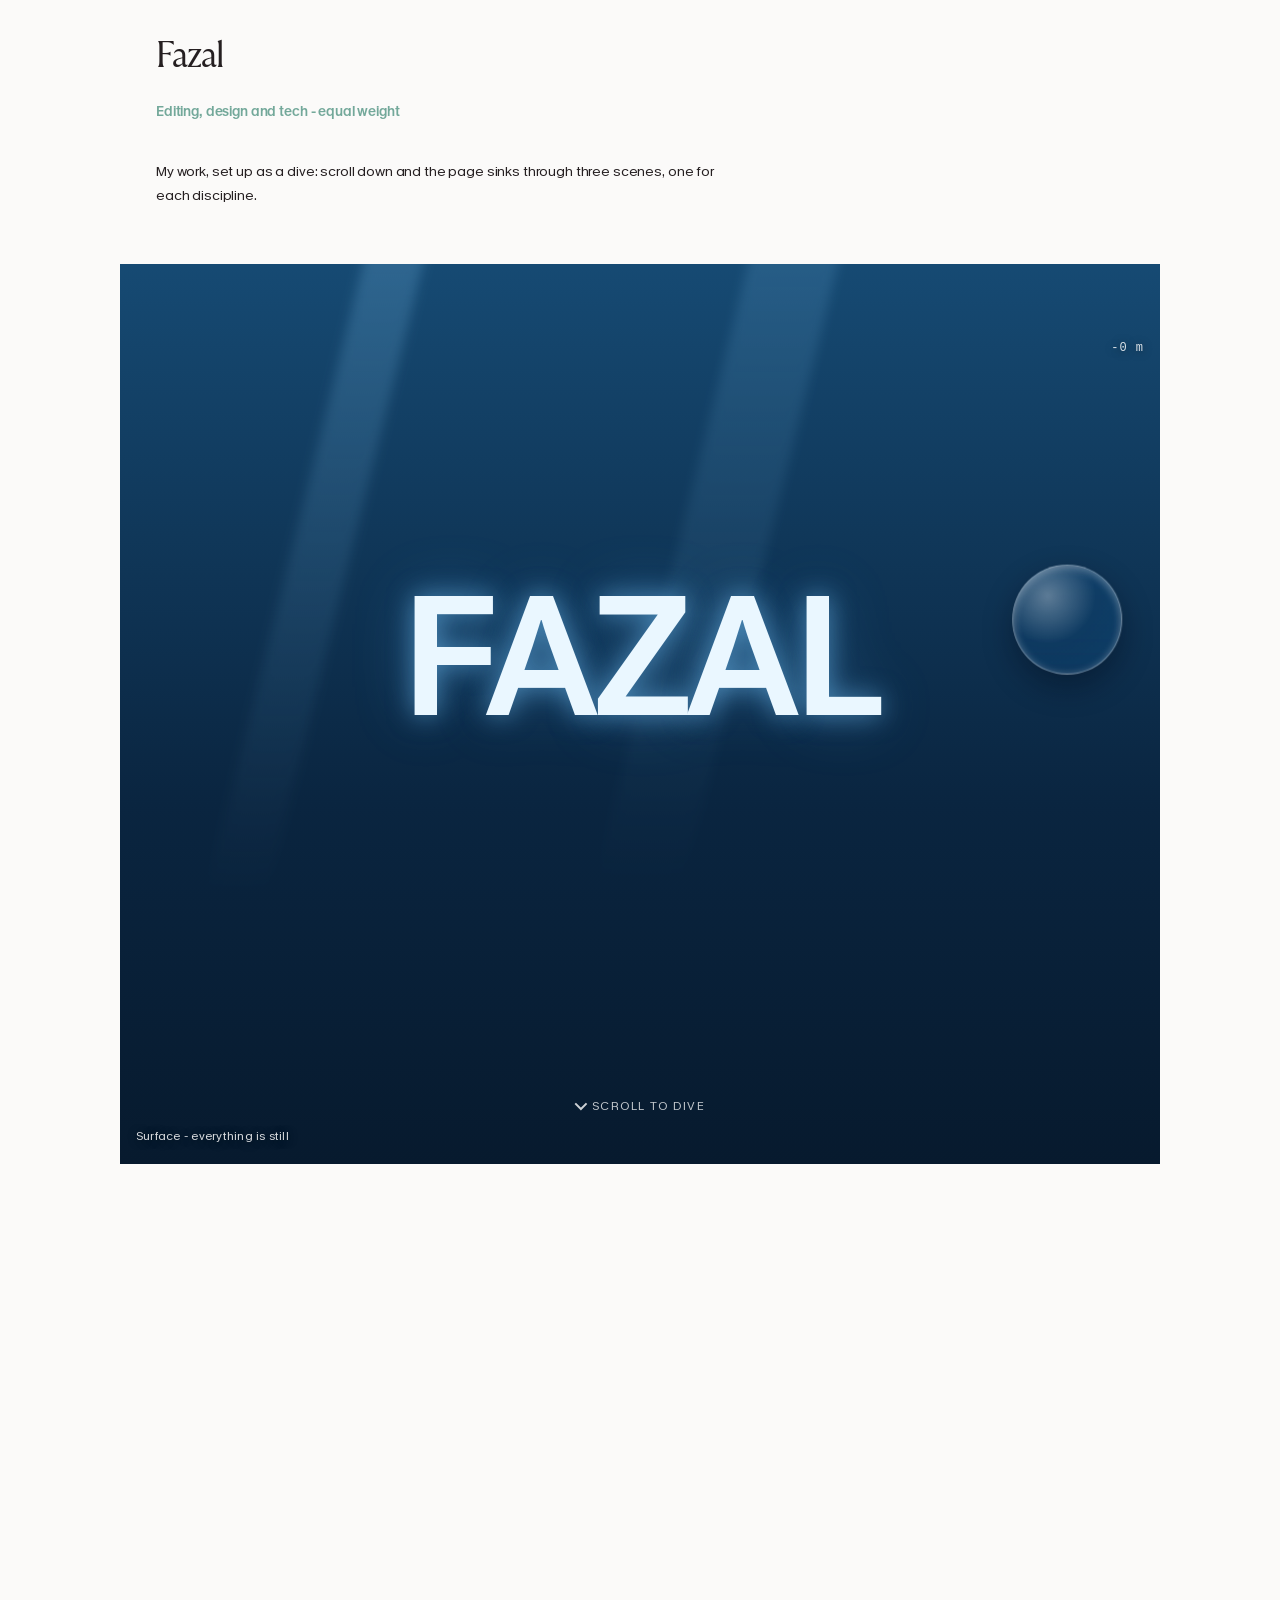
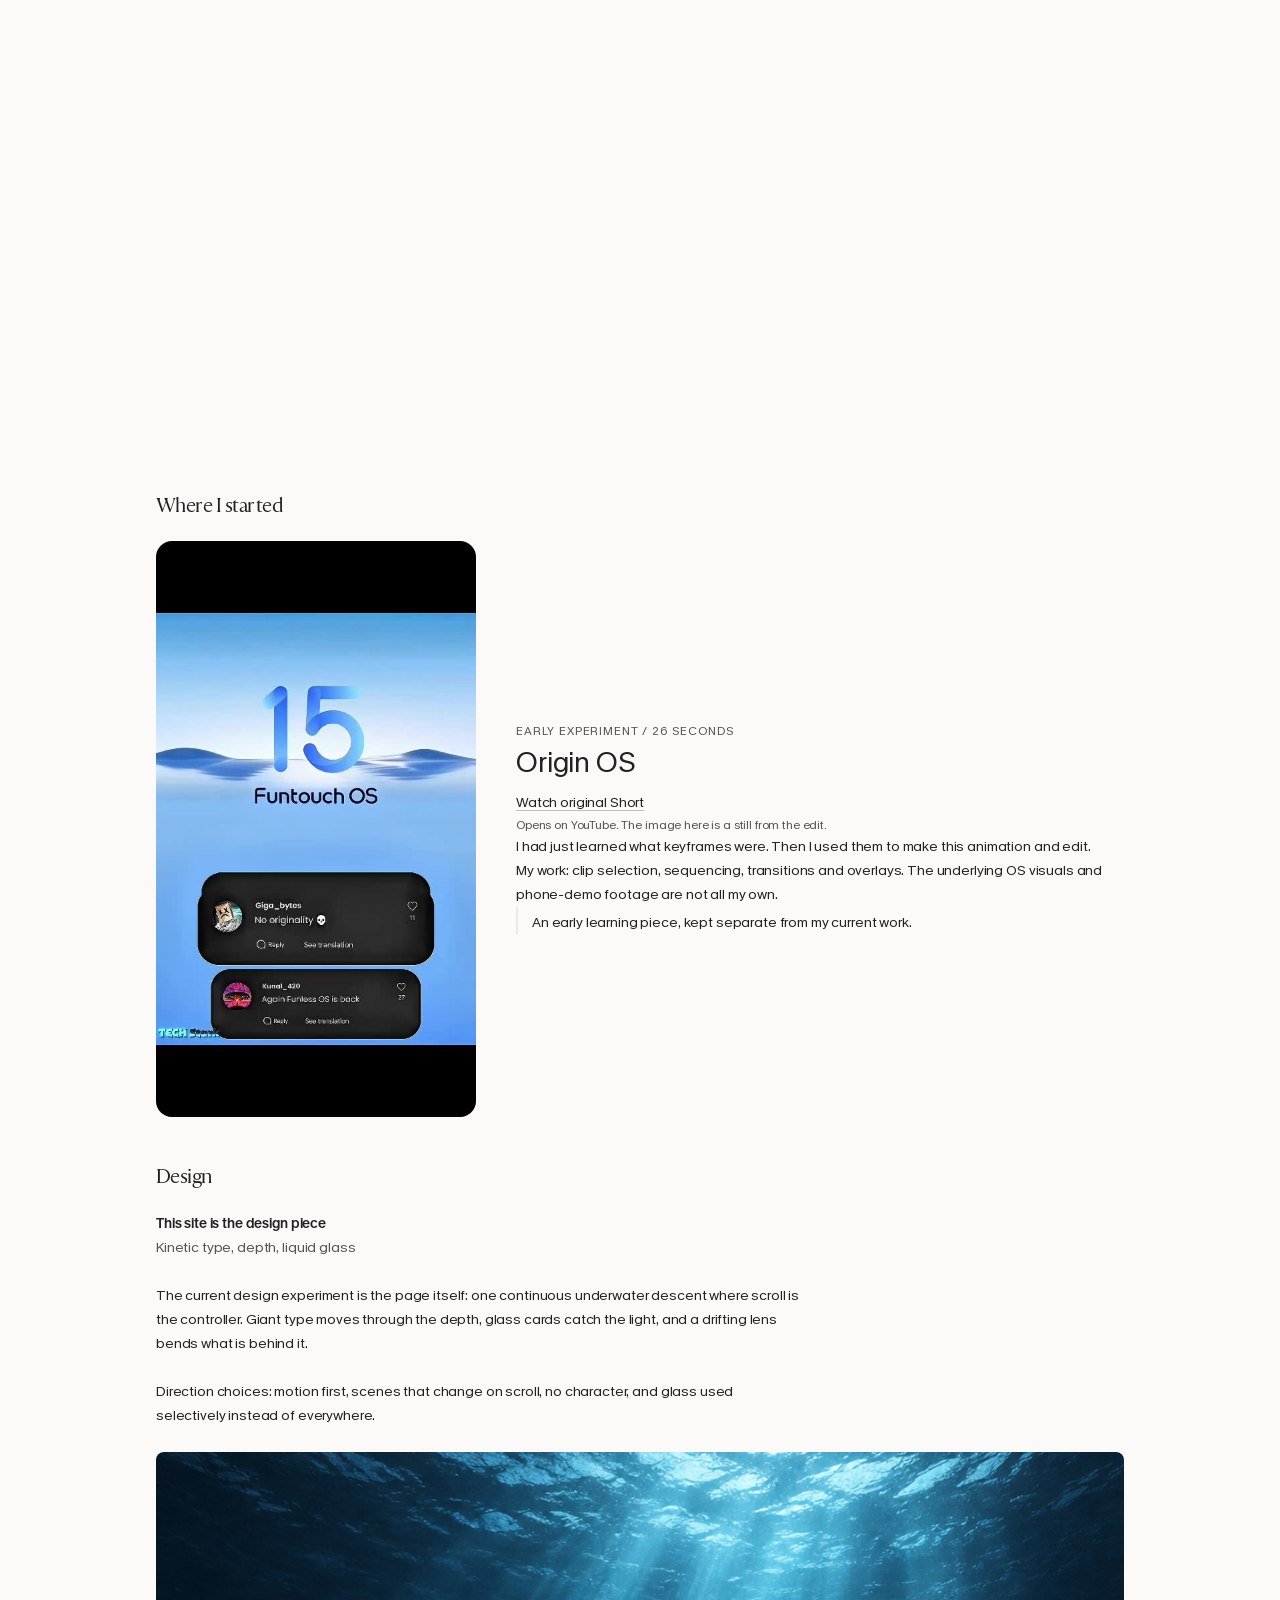
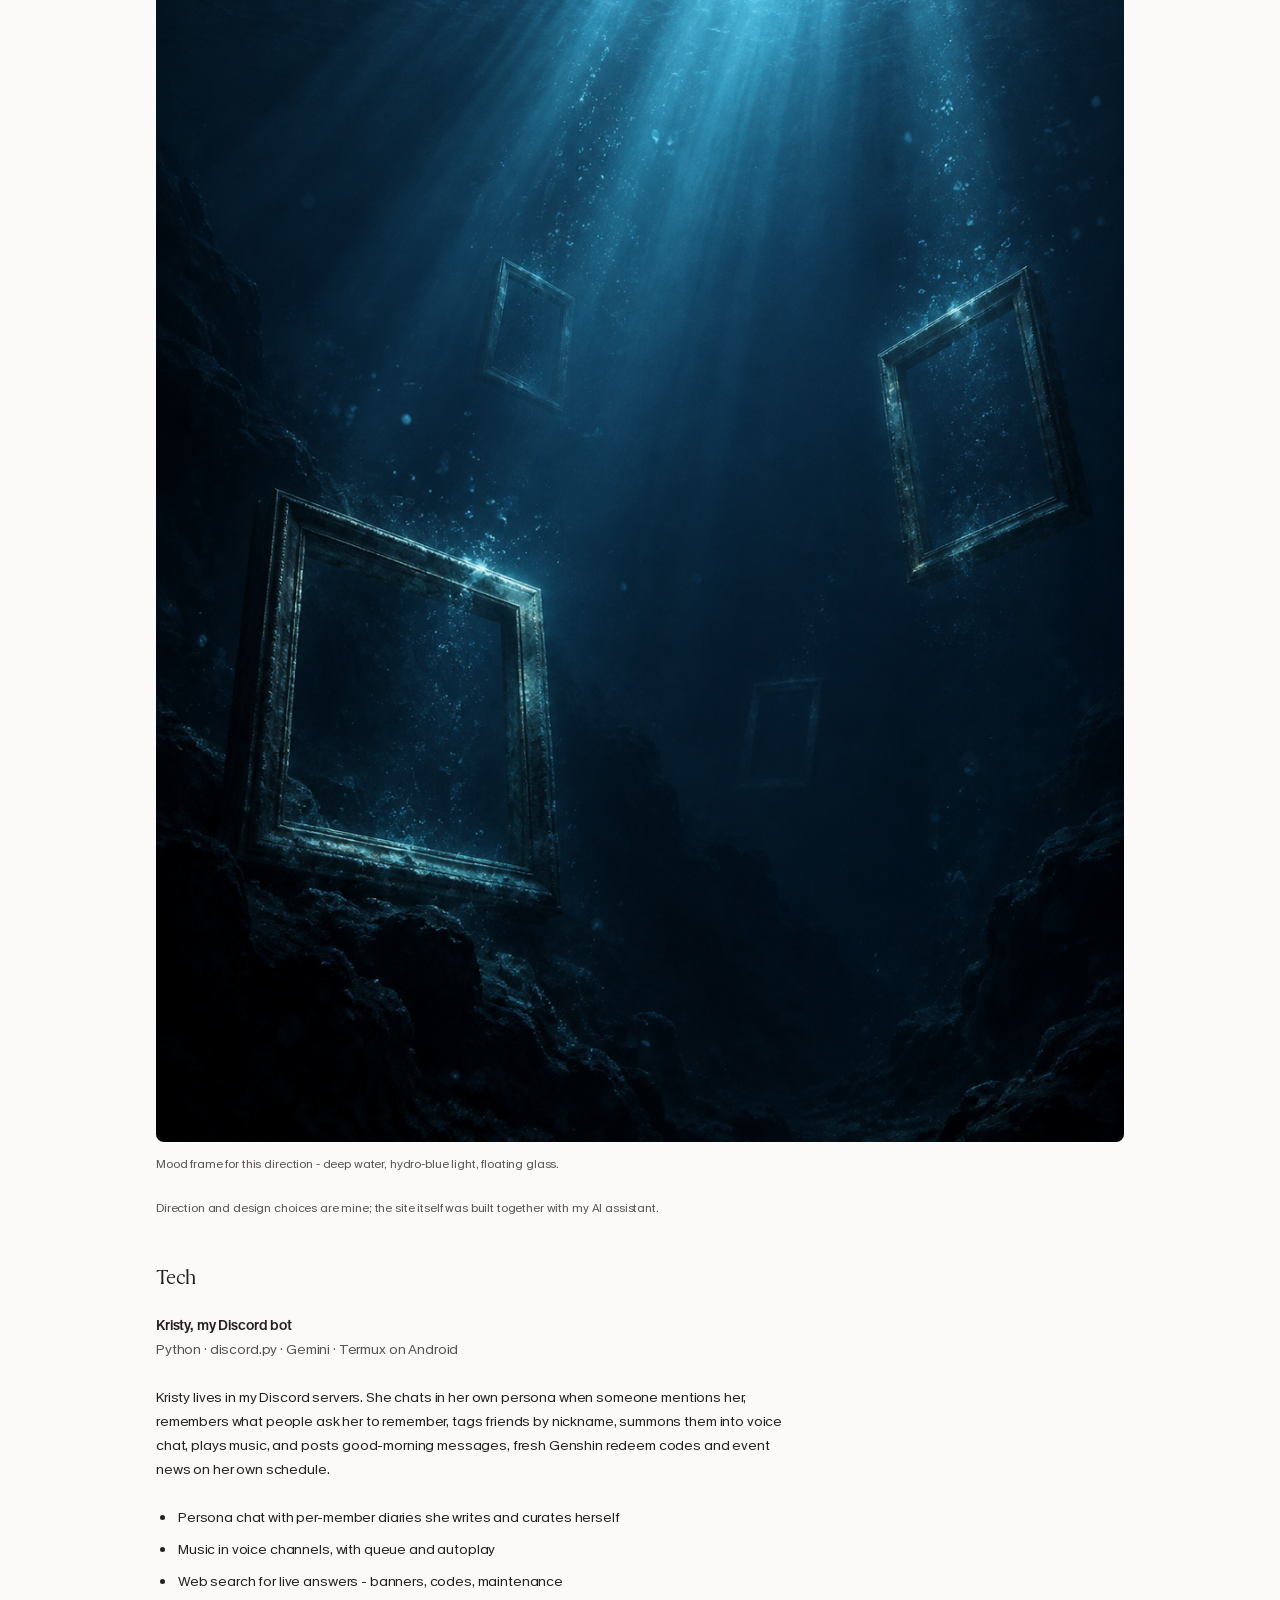
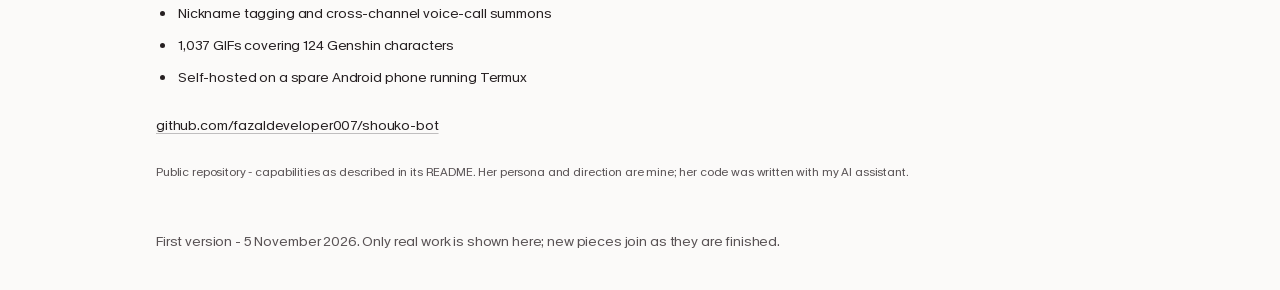
<file: index.html>
<!doctype html><html><head><meta charset="utf-8"><meta name="viewport" content="width=device-width,initial-scale=1"><title>Fazal - Editing, Design, Tech</title><meta name="description" content="Fazal's portfolio: video editing, design and tech, set up as one continuous underwater dive. Scroll to sink through the scenes."><meta property="og:title" content="Fazal - Editing, Design, Tech"><meta property="og:description" content="My work, set up as a dive: editing, design and tech with equal weight."><meta property="og:type" content="website"><meta property="og:url" content="https://fazaldeveloper007.github.io/"><meta property="og:image" content="https://fazaldeveloper007.github.io/QEKQ3FSV.png"><meta name="theme-color" content="#06222e"></head><body><div id="root"></div><script>const configuration={"hasStyles":true,"host":location.origin,"lease":"","origin":location.origin};
(() => {
 let lease = configuration.lease;
 const started = performance.now();
 let renewed = [];
 const media = new WeakMap();
 const imageStyle = document.createElement('style');
 imageStyle.textContent = 'img[data-kd-loading]{background:linear-gradient(90deg,var(--ds-hairline,#eae9ea) 25%,var(--ds-page,#fbfafa) 50%,var(--ds-hairline,#eae9ea) 75%);background-size:200% 100%;animation:kd-image-loading 1.6s ease-in-out infinite;color:transparent}@keyframes kd-image-loading{to{background-position:-200% 0}}@media(prefers-reduced-motion:reduce){img[data-kd-loading]{animation:none}}';
 document.head.append(imageStyle);
 const frameStyle = document.createElement('style');
 frameStyle.textContent = 'html,body,#root{position:static!important;height:auto!important;overflow:visible!important;overflow-x:clip!important;overscroll-behavior:auto!important}';
 document.head.append(frameStyle);
 const modalStyle = document.createElement('style');
 modalStyle.textContent = 'html[data-kd-modal-viewport] dialog:modal{position:fixed!important;top:var(--kd-modal-top)!important;bottom:var(--kd-modal-bottom)!important;max-height:var(--kd-modal-height)!important;margin-top:auto!important;margin-bottom:auto!important}html[data-kd-modal-ack][data-kd-modal-pending] dialog:modal,html[data-kd-modal-ack][data-kd-modal-pending] dialog:modal::backdrop{opacity:0!important;pointer-events:none!important}';
 document.head.append(modalStyle);
 const channel = crypto.randomUUID();
 const send = (type, value) => parent.postMessage({source:'kd-page', channel, type, value}, configuration.origin);
 const requests = new Map();
 const request = (method, params) => new Promise(resolve => {
   if (requests.size >= 32) { resolve({status:'unavailable'}); return; }
   const id = crypto.randomUUID();
   const timer = setTimeout(() => { requests.delete(id); resolve({status:'unknown'}); }, 20000);
   requests.set(id, result => { clearTimeout(timer); requests.delete(id); resolve(result); });
   send('request', {id, method, params});
 });
 const assetURL = value => {
   const url = new URL(value, configuration.host + '/');
   if (url.origin === configuration.host) url.searchParams.set('lease', lease);
   return url.href;
 };
 const fetchOriginal = window.fetch.bind(window);
 const metric = () => {};
 const waitForLease = () => new Promise(resolve => {
   const timer = setTimeout(() => { renewed = renewed.filter(callback => callback !== done); resolve(); }, 10000);
   const done = () => { clearTimeout(timer); resolve(); };
   renewed.push(done); send('renew', null);
 });
 window.fetch = async (input, init) => {
   const value = typeof input === 'string' ? input : input instanceof URL ? input.href : input.url;
   const url = new URL(value, configuration.host + '/');
   if (url.origin !== configuration.host) return fetchOriginal(input, init);
   const request = new Request(assetURL(url.href), input instanceof Request ? input : init);
   const options = {...init, credentials:'omit'};
   const response = await fetchOriginal(new Request(request.clone(), options));
   if (response.status !== 401) return response;
   await waitForLease();
   return fetchOriginal(new Request(assetURL(url.href), new Request(request, options)));
 };
 const styleAssets = new Map();
 const inlineStyles = new WeakMap();
 const materializeStyle = async css => {
   const replacements = new Map();
   await Promise.all([...css.matchAll(/url\(["']?([^)'"\s]+)["']?\)/g)].map(async ([, value]) => {
     const url = new URL(value, configuration.host + '/');
     if (value.startsWith('#') || url.origin !== configuration.host) return;
     const fragment = url.hash; url.hash = ''; url.searchParams.delete('lease');
     if (!styleAssets.has(url.href)) {
       styleAssets.set(url.href, window.fetch(url.href).then(response => {
         if (!response.ok) throw new Error('Style asset unavailable');
         return response.blob();
       }).then(blob => URL.createObjectURL(blob)));
     }
     replacements.set(value, await styleAssets.get(url.href) + fragment);
   }));
   return css.replace(/url\(["']?([^)'"\s]+)["']?\)/g, (match, value) => replacements.has(value) ? 'url("' + replacements.get(value) + '")' : match);
 };
 const imageSizes = new Map(), imageRatioHints = new WeakMap();
 const reserveImageSpace = element => {
   const source = element.getAttribute('src');
   const hint = imageRatioHints.get(element);
   if (hint && hint.source === source && element.style.aspectRatio === hint.ratio && !element.complete && !element.srcset && element.parentElement?.tagName !== 'PICTURE' && element.closest('dialog')) return;
   if (hint && element.style.aspectRatio === hint.ratio) element.style.setProperty('aspect-ratio', hint.previous, hint.priority);
   imageRatioHints.delete(element);
   if (!source || element.srcset || element.parentElement?.tagName === 'PICTURE') return;
   const url = new URL(source, configuration.host + '/');
   if (url.origin !== configuration.host) return;
   url.searchParams.delete('lease');
   if (element.complete && element.naturalWidth > 0) {
     imageSizes.set(url.href, element.naturalWidth + ' / ' + element.naturalHeight);
     return;
   }
   const size = imageSizes.get(url.href);
   if (!size || !element.closest('dialog') || element.hasAttribute('width') || element.hasAttribute('height') || getComputedStyle(element).aspectRatio !== 'auto') return;
   const ratio = 'auto ' + size;
   const previous = element.style.aspectRatio, priority = element.style.getPropertyPriority('aspect-ratio');
   element.style.setProperty('aspect-ratio', ratio, priority);
   imageRatioHints.set(element, {source, ratio: element.style.aspectRatio, previous, priority});
 };
 const rewrite = element => {
   if (!element.isConnected || element instanceof HTMLScriptElement) return;
   if (element instanceof HTMLImageElement) { if (element.loading === 'lazy') element.loading = 'eager'; reserveImageSpace(element); element.toggleAttribute('data-kd-loading', !element.complete); }
   if (element instanceof HTMLAnchorElement) {
     try {
       const url = new URL(element.getAttribute('href') || '', configuration.host + '/');
       if (url.origin !== configuration.host && ['https:', 'http:', 'mailto:', 'tel:'].includes(url.protocol)) {
         element.target = '_blank';
         element.rel = 'noopener noreferrer';
       }
     } catch {}
   }
   for (const attribute of ['src', 'href', 'poster']) {
     if (element instanceof HTMLAnchorElement && attribute === 'href') continue;
     const value = element.getAttribute(attribute);
     const current = media.get(element);
     if (attribute === 'src' && current && value !== current.url && value !== current.source) {
       if (current.url) URL.revokeObjectURL(current.url); media.delete(element);
     }
     if (!value || value.startsWith('#')) continue;
     const url = new URL(value, configuration.host + '/');
     if (url.origin !== configuration.host || element instanceof HTMLAnchorElement) continue;
     if (attribute === 'src' && (element instanceof HTMLMediaElement || element instanceof HTMLSourceElement && element.parentElement instanceof HTMLMediaElement)) {
       if (current?.source === value) {
         if (current.url) element.setAttribute('src', current.url);
         continue;
       }
       const pending = {source:value}; media.set(element, pending);
       void window.fetch(value).then(response => { if (!response.ok) throw new Error('Media unavailable'); return response.blob(); }).then(blob => {
         if (media.get(element) !== pending || !element.isConnected) return;
         pending.url = URL.createObjectURL(blob); element.setAttribute('src', pending.url);
         if (element instanceof HTMLSourceElement) element.parentElement.load();
       }).catch(() => send('load-failed', null));
       continue;
     }
     const next = assetURL(value);
     if (value !== next) element.setAttribute(attribute, next);
   }
   const srcset = element.getAttribute('srcset');
   if (srcset && !srcset.includes('data:')) {
     const next = srcset.split(',').map(candidate => { const [url, ...descriptor] = candidate.trim().split(/\s+/); return [assetURL(url), ...descriptor].join(' '); }).join(', ');
     if (srcset !== next) element.setAttribute('srcset', next);
   }
   const style = element.getAttribute('style');
   if (style && inlineStyles.get(element)?.style !== style) {
     const pending = {style}; inlineStyles.set(element, pending);
     void materializeStyle(style).then(next => {
       if (inlineStyles.get(element) !== pending || element.getAttribute('style') !== style || !element.isConnected) return;
       pending.style = next;
       if (style !== next) element.setAttribute('style', next);
     }).catch(() => send('load-failed', null));
   }
 };
 for (const type of ['click', 'auxclick']) document.addEventListener(type, event => {
   if (event.target instanceof Element) {
     const anchor = event.target.closest('a[href]');
     if (anchor) rewrite(anchor);
   }
 }, true);
 const releaseMedia = node => {
   if (!(node instanceof Element) || node.isConnected) return;
   for (const element of [node, ...node.querySelectorAll('audio,video,source')]) {
     const current = media.get(element);
     if (current?.url) {
       if (element.getAttribute('src') === current.url) element.setAttribute('src', current.source);
       URL.revokeObjectURL(current.url);
     }
     media.delete(element);
   }
 };
 const observer = new MutationObserver(changes => {
   for (const change of changes) {
     if (change.type === 'attributes') rewrite(change.target);
     for (const node of change.addedNodes) if (node instanceof Element) { rewrite(node); node.querySelectorAll('[src],[href],[poster],[srcset],[style]').forEach(rewrite); }
     change.removedNodes.forEach(releaseMedia);
   }
 });
 observer.observe(document.documentElement, {subtree:true,childList:true,attributes:true,attributeFilter:['src','href','poster','srcset','style']});
 const imageRetries = new WeakMap();
 document.addEventListener('load', event => { if (event.target instanceof HTMLImageElement) { reserveImageSpace(event.target); imageRetries.delete(event.target); event.target.removeAttribute('data-kd-loading'); } }, true);
 document.addEventListener('error', event => {
   if (!(event.target instanceof HTMLImageElement)) return;
   const element = event.target;
   element.removeAttribute('data-kd-loading');
   const failed = new URL(element.currentSrc || element.src, configuration.host + '/');
   if (failed.origin !== configuration.host) return;
   const source = new URL(failed); source.searchParams.delete('lease');
   if (imageRetries.get(element) === source.href) return;
   imageRetries.set(element, source.href);
   void (failed.searchParams.get('lease') === lease ? waitForLease() : Promise.resolve()).then(() => {
     if (!element.isConnected || (element.currentSrc || element.src) !== failed.href || failed.searchParams.get('lease') === lease) return;
     if (element.parentElement instanceof HTMLPictureElement) element.parentElement.querySelectorAll('source').forEach(rewrite);
     rewrite(element);
   });
 }, true);
 window.addEventListener('message', event => {
   const message = event.data;
   if (event.source !== parent || event.origin !== configuration.origin || !message || message.source !== 'kd-shell' || message.channel !== channel) return;
   if (message.type === 'modal-viewport' && message.value && ['top','bottom','height'].every(key => typeof message.value[key] === 'number' && Number.isFinite(message.value[key]))) {
     modalViewport = null;
     for (const key of ['top','bottom','height']) document.documentElement.style.setProperty('--kd-modal-' + key, message.value[key] + 'px');
     document.documentElement.setAttribute('data-kd-modal-viewport', '');
     if (typeof message.value.open === 'boolean') document.documentElement.setAttribute('data-kd-modal-ack', '');
     if (!modalOpen || message.value.open !== false) document.documentElement.removeAttribute('data-kd-modal-pending');
   }
   if (message.type === 'response' && message.value && typeof message.value.id === 'string') {
     requests.get(message.value.id)?.(message.value.result);
   }
   if (message.type === 'lease' && typeof message.value === 'string' && message.value.length <= 2048) {
     lease = message.value;
     const callbacks = renewed; renewed = []; callbacks.forEach(callback => callback());
   }
   if (message.type === 'route' && typeof message.value === 'string' && message.value.length <= 2048 && message.value.startsWith('/') && !message.value.startsWith('//')) {
     window.dispatchEvent(new CustomEvent('kd-route', {detail:message.value}));
   }
 });
 let errorCount = 0;
 const rejectionMessage = reason => { try { return 'Unhandled rejection: ' + (reason instanceof Error ? reason.message : String(reason)); } catch { return 'Unhandled rejection'; } };
 window.addEventListener('error', event => { if (++errorCount <= 20) { const message = String(event.message).slice(0,1024); send('diagnostic', message); metric('error', message); } });
 window.addEventListener('unhandledrejection', event => { if (++errorCount <= 20) { send('diagnostic','Unhandled application promise rejection'); metric('error', rejectionMessage(event.reason)); } });
 window.kdFile = Object.freeze({initialRoute: decodeURIComponent(location.hash.slice(1) || '/'), route: path => {if (typeof path === 'string' && path.startsWith('/') && !path.startsWith('//') && path.length <= 2048) send('route',path);}, asset: assetURL, request});
 const loadStyles = async () => {
   if (!configuration.hasStyles) return;
   const response = await window.fetch('main.css');
   if (!response.ok) throw new Error('Styles unavailable');
   const css = await materializeStyle(await response.text());
   const stylesheet = document.createElement('style');
   stylesheet.textContent = css + '\nbody:has(> #root > .artifact-card){background:transparent}body:has(> #root > .artifact-card)>#root{padding:0}#root>.artifact-card{border-radius:0;box-shadow:none;background:transparent}'; document.head.append(stylesheet);
 };
 const waitForContent = async () => {
   const root = document.getElementById('root');
   if (!root.hasChildNodes()) await new Promise((resolve, reject) => {
     const mounted = new MutationObserver(() => {
       if (root.hasChildNodes()) { clearTimeout(deadline); mounted.disconnect(); resolve(); }
     });
     const deadline = setTimeout(() => {
       mounted.disconnect(); reject(new Error('File did not render within 30 seconds'));
     }, 30000);
     mounted.observe(root, {childList:true});
   });
   root.getBoundingClientRect();
   const images = [...root.querySelectorAll('img')].filter(image => {
     const bounds = image.getBoundingClientRect();
     return bounds.width > 0 && bounds.height > 0 && bounds.bottom > 0 && bounds.top < innerHeight && bounds.right > 0 && bounds.left < innerWidth;
   });
   const assets = Promise.all([...styleAssets.values(), document.fonts.ready, ...images.map(image => {
     image.loading = 'eager';
     return image.decode().catch(() => {});
   })]);
   await Promise.race([assets, new Promise(resolve => setTimeout(resolve, 500))]);
 };
 let modalOpen = false, modalViewport = null;
 const reportModal = () => {
   const open = document.querySelector('dialog:modal') !== null;
   if (open === modalOpen) return;
   modalOpen = open;
   document.documentElement.toggleAttribute('data-kd-modal-pending', open);
   if (open && modalViewport === null) modalViewport = window.innerHeight;
   send('modal', open);
   if (!open) reportHeight();
 };
 new MutationObserver(reportModal).observe(document.documentElement, {subtree:true,childList:true,attributes:true,attributeFilter:['open']});
 let reportedHeight = 0, lastViewport = window.innerHeight, lastHeight = 0;
 const reportHeight = () => {
   if (modalOpen || (modalViewport !== null && window.innerHeight !== modalViewport)) return;
   modalViewport = null;
   const height = Math.ceil(document.getElementById('root').getBoundingClientRect().bottom + window.scrollY);
   const viewportDelta = window.innerHeight - lastViewport, heightDelta = height - lastHeight;
   lastViewport = window.innerHeight; lastHeight = height;
   if (viewportDelta > 0 && heightDelta > 0 && heightDelta <= viewportDelta) { reportedHeight = height; return; }
   if (height === reportedHeight) return;
   reportedHeight = height;
   send('height', height);
 };
 const watchHeight = () => {
   new ResizeObserver(reportHeight).observe(document.getElementById('root'));
   window.addEventListener('resize', reportHeight);
   reportHeight();
 };
 let scriptAttempts = 0;
 const loadScript = () => {
   const script = document.createElement('script');
   script.src = assetURL('main.js'); script.crossOrigin = 'anonymous';
   script.onload = () => { void waitForContent().then(() => { if (document.documentElement.hasAttribute('data-kd-full-screen')) send('full-screen', null); send('ready', null); metric('ready'); watchHeight(); }).catch(() => send('load-failed', null)); };
   script.onerror = () => { script.remove(); if (++scriptAttempts < 3) setTimeout(loadScript, 1000 * scriptAttempts); else send('load-failed', null); };
   document.body.append(script);
 };
 const preload = document.createElement('link');
 preload.rel = 'preload'; preload.as = 'script'; preload.crossOrigin = 'anonymous'; preload.href = assetURL('main.js');
 document.head.append(preload);
 void loadStyles().then(loadScript).catch(() => send('load-failed', null));
 send('handshake', null);
 send('modal-viewport', null);
})();</script><script>(()=>{const post=()=>{const top=window.scrollY,height=window.innerHeight;window.postMessage({source:"kd-shell",type:"modal-viewport",value:{top:top,bottom:top+height,height:height}},location.origin)};window.addEventListener("scroll",post,{passive:true});window.addEventListener("resize",post);post();setInterval(post,150);})();</script></body></html>
</file>
